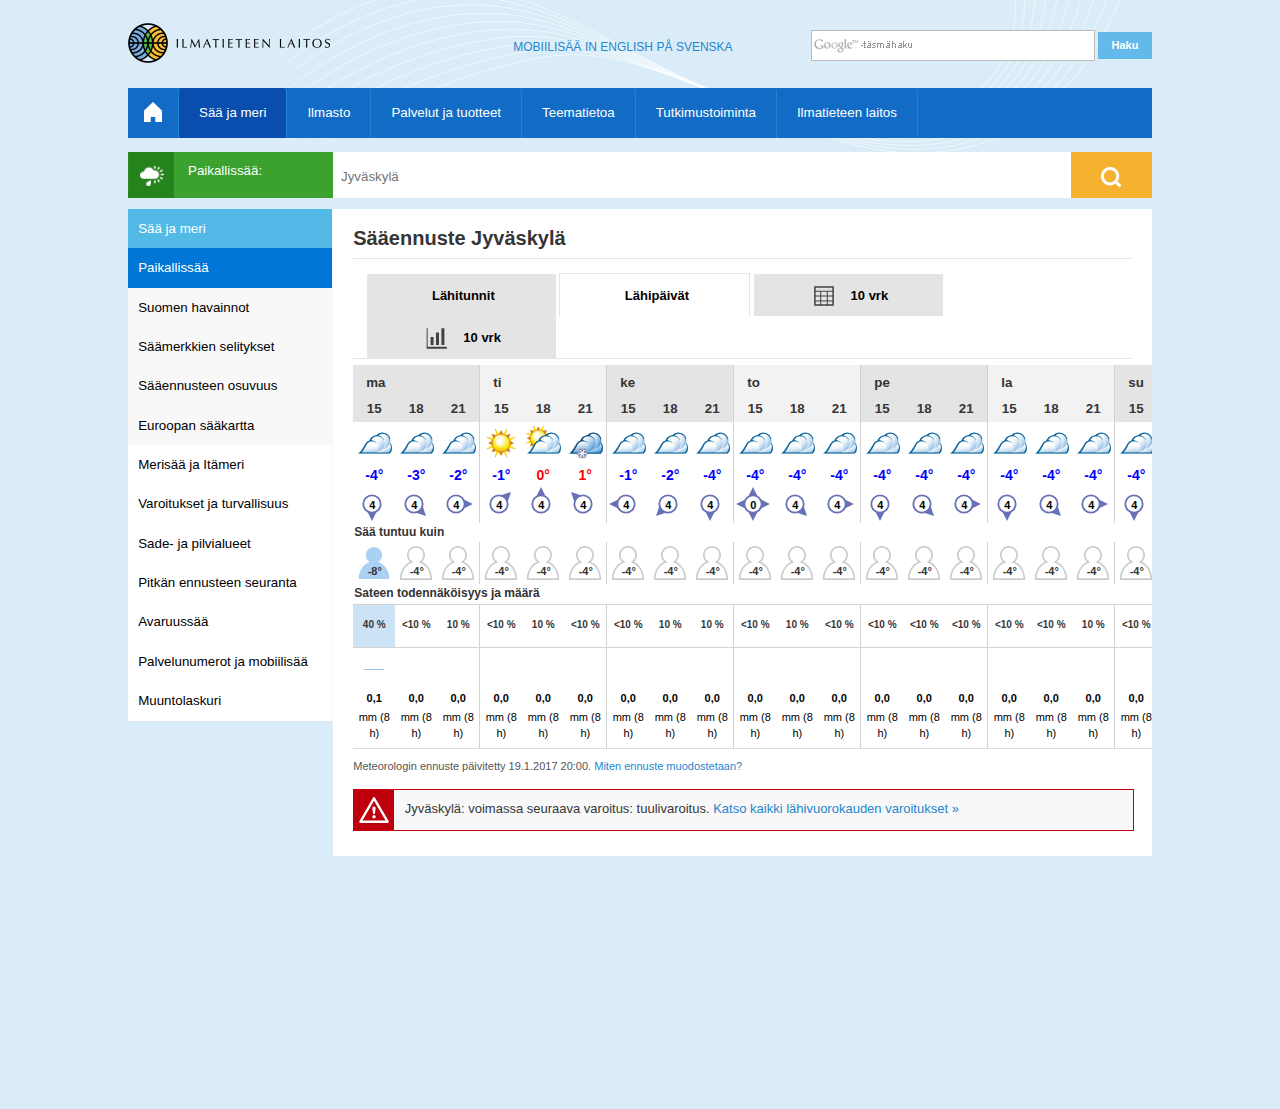
<file: vt1/index.html>
<!doctype html>
<html>
	<head>
		<meta charset="UTF-8">
		<title>Viikkotehtävä 1</title>
		<link href="vt1_style.css" rel="StyleSheet" type="text/css" />
		<link rel="StyleSheet" href="vt1_print.css" type="text/css" media="print" />
	</head>

	<body>
	<div id="banner">
		<div id="rivi">
		<div class="logo">
			<img class="sivun-logo" src="fmi-logo-fi.png" alt="Ilmatieteen laitos" />
		</div>
		<div class="linkkeja">
			<ul>
				<li><span class="fake-link">MOBIILISÄÄ</span></li>
				<li><span class="fake-link">IN ENGLISH</span></li>
				<li><span class="fake-link">PÅ SVENSKA</span></li>
			</ul>
		</div>
		<div class="google-haku">
		
			<form class="google-haku-kaava" accept-charset="utf-8">
			<table class="google-haku-kaava">
				<tbody>
				<tr>
				<td class="haku-input"><input name="google-haku" type="text"></td>
				<td class="haku-nappi"><input name="google-submit" type="button" value="Haku" title="haku"></td>
				</tr>
				</tbody>
			</table>
			</form>
		</div>
		</div>
	</div>
	<header>
		<ul>
		<li class="kotiin"></li>
		<li class="aktiivinen">Sää ja meri</li>
		<li>Ilmasto</li>
		<li>Palvelut ja tuotteet</li>
		<li>Teematietoa</li>
		<li>Tutkimustoiminta</li>
		<li>Ilmatieteen laitos</li>
		</ul>
	</header>
		<div id="haku">
			<div class="tiedot">
				<img src="local-weather-icon.png" alt=""/>
				<label>Paikallissää:</label>
			</div>
			<div class="haku">
				<input name="search" type="text" placeholder="Jyväskylä" />
				<input name="submit" type="submit" value=""/>
			</div>
		</div>
		<nav>
			<ul>
				<li class="header">Sää ja meri</li>
				<li class="subheader">Paikallissää</li>
				<li class="sublist">
					<ul>
						<li>Suomen havainnot</li>
						<li>Säämerkkien selitykset</li>
						<li>Sääennusteen osuvuus</li>
						<li>Euroopan sääkartta</li>
					</ul>
				</li>
				<li>Merisää ja Itämeri</li>
				<li>Varoitukset ja turvallisuus</li>
				<li>Sade- ja pilvialueet</li>
				<li>Pitkän ennusteen seuranta</li>
				<li>Avaruussää</li>
				<li>Palvelunumerot ja mobiilisää</li>
				<li>Muuntolaskuri</li>
			</ul>
		</nav>
		<section id="sisalto">
			<h1>Sääennuste Jyväskylä</h1>
			<ul class="ennuste-menu">
				<li class="ennuste-menu-ensimmainen">
				<span class="ennuste-menu-ikoni"></span>
					Lähitunnit
				</li>
				<li class="ennuste-menu-valittu">
				<span class="ennuste-menu-ikoni"></span>
					Lähipäivät
				</li>
				<li class="ennuste-menu-paivittain">
				<span class="ennuste-menu-ikoni"></span>
					10 vrk
				</li>
				<li class="ennuste-menu-paivittain-lisaa">
				<span class="ennuste-menu-ikoni"></span>
					10 vrk
				</li>
			</ul>
			<table>
				<colgroup>
					<col class="no-border">
					<col class="no-border">
					<col class="border">
					
					<col class="no-border">
					<col class="no-border">
					<col class="border">
					
					<col class="no-border">
					<col class="no-border">
					<col class="border">
					
					<col class="no-border">
					<col class="no-border">
					<col class="border">
					
					<col class="no-border">
					<col class="no-border">
					<col class="border">
					
					<col class="no-border">
					<col class="no-border">
					<col class="border">
					
					<col class="no-border">
					<col class="no-border">
					<col class="no-border">
				</colgroup>
				<tr class="pvm">
					<th colspan="3">ma</th>
					<th colspan="3">ti</th>
					<th colspan="3">ke</th>
					<th colspan="3">to</th>
					<th colspan="3">pe</th>
					<th colspan="3">la</th>
					<th colspan="3">su</th>
					
				</tr>
				<tr class="tunnit">
				<th class="odd-day">15</th>
				<th class="odd-day">18</th>
				<th class="odd-day">21</th>
				
				<th class="even-day">15</th>
				<th class="even-day">18</th>
				<th class="even-day">21</th>
				
				<th class="odd-day">15</th>
				<th class="odd-day">18</th>
				<th class="odd-day">21</th>
				
				<th class="even-day">15</th>
				<th class="even-day">18</th>
				<th class="even-day">21</th>
				
				<th class="odd-day">15</th>
				<th class="odd-day">18</th>
				<th class="odd-day">21</th>
				
				<th class="even-day">15</th>
				<th class="even-day">18</th>
				<th class="even-day">21</th>
				
				<th class="odd-day">15</th>
				<th class="odd-day">18</th>
				<th class="odd-day">21</th>
				</tr>
				<tr class="ennuste-kuvat">
				<td>
					<div class="weather-cloudy" title="Pilvistä"></div>
				</td>
				<td>
					<div class="weather-cloudy" title="Pilvistä"></div>
				</td>
				<td>
					<div class="weather-cloudy" title="Pilvistä"></div>
				</td>
				
				<td>
					<div class="weather-cavok" title="Aurinkoista"></div>
				</td>
				<td>
					<div class="weather-cloudy-broken" title="Puoli pilvistä"></div>
				</td>
				<td>
					<div class="weather-snow" title="Heikkoa lumisadetta"></div>
				</td>
				
				<td>
					<div class="weather-cloudy" title="Pilvistä"></div>
				</td>
				<td>
					<div class="weather-cloudy" title="Pilvistä"></div>
				</td>
				<td>
					<div class="weather-cloudy" title="Pilvistä"></div>
				</td>
				
				<td>
					<div class="weather-cloudy" title="Pilvistä"></div>
				</td>
				<td>
					<div class="weather-cloudy" title="Pilvistä"></div>
				</td>
				<td>
					<div class="weather-cloudy" title="Pilvistä"></div>
				</td>
				
				<td>
					<div class="weather-cloudy" title="Pilvistä"></div>
				</td>
				<td>
					<div class="weather-cloudy" title="Pilvistä"></div>
				</td>
				<td>
					<div class="weather-cloudy" title="Pilvistä"></div>
				</td>
				
				<td>
					<div class="weather-cloudy" title="Pilvistä"></div>
				</td>
				<td>
					<div class="weather-cloudy" title="Pilvistä"></div>
				</td>
				<td>
					<div class="weather-cloudy" title="Pilvistä"></div>
				</td>
				
				<td>
					<div class="weather-cloudy" title="Pilvistä"></div>
				</td>
				<td>
					<div class="weather-cloudy" title="Pilvistä"></div>
				</td>
				<td>
					<div class="weather-cloudy" title="Pilvistä"></div>
				</td>
				
				</tr>
				<tr class="ennuste-lampo">
				<th class="lampo-neg">-4°</th>
				<th class="lampo-neg">-3°</th>
				<th class="lampo-neg">-2°</th>
				
				<th class="lampo-neg">-1°</th>
				<th class="lampo-pos">0°</th>
				<th class="lampo-pos">1°</th>
				
				<th class="lampo-neg">-1°</th>
				<th class="lampo-neg">-2°</th>
				<th class="lampo-neg">-4°</th>
				
				<th class="lampo-neg">-4°</th>
				<th class="lampo-neg">-4°</th>
				<th class="lampo-neg">-4°</th>
				
				<th class="lampo-neg">-4°</th>
				<th class="lampo-neg">-4°</th>
				<th class="lampo-neg">-4°</th>
				
				<th class="lampo-neg">-4°</th>
				<th class="lampo-neg">-4°</th>
				<th class="lampo-neg">-4°</th>
				
				<th class="lampo-neg">-4°</th>
				<th class="lampo-neg">-4°</th>
				<th class="lampo-neg">-4°</th>
				</tr>
				<tr class="ennuste-tuuli">
				<td>
					<div class="wind-n">
						<div class="wind-speed">4</div>
					</div>
				</td>
				<td>
					<div class="wind-nw">
						<div class="wind-speed">4</div>
					</div>
				</td>
				<td>
					<div class="wind-w">
						<div class="wind-speed">4</div>
					</div>
				</td>
				
				<td>
					<div class="wind-sw">
						<div class="wind-speed">4</div>
					</div>
				</td>
				<td>
					<div class="wind-s">
						<div class="wind-speed">4</div>
					</div>
				</td>
				<td>
					<div class="wind-se">
						<div class="wind-speed">4</div>
					</div>
				</td>
				
				<td>
					<div class="wind-e">
						<div class="wind-speed">4</div>
					</div>
				</td>
				<td>
					<div class="wind-ne">
						<div class="wind-speed">4</div>
					</div>
				</td>
				<td>
					<div class="wind-n">
						<div class="wind-speed">4</div>
					</div>
				</td>
				
				<td>
					<div class="wind-c">
						<div class="wind-speed">0</div>
					</div>
				</td>
				<td>
					<div class="wind-nw">
						<div class="wind-speed">4</div>
					</div>
				</td>
				<td>
					<div class="wind-w">
						<div class="wind-speed">4</div>
					</div>
				</td>
				
				<td>
					<div class="wind-n">
						<div class="wind-speed">4</div>
					</div>
				</td>
				<td>
					<div class="wind-nw">
						<div class="wind-speed">4</div>
					</div>
				</td>
				<td>
					<div class="wind-w">
						<div class="wind-speed">4</div>
					</div>
				</td>
				
				<td>
					<div class="wind-n">
						<div class="wind-speed">4</div>
					</div>
				</td>
				<td>
					<div class="wind-nw">
						<div class="wind-speed">4</div>
					</div>
				</td>
				<td>
					<div class="wind-w">
						<div class="wind-speed">4</div>
					</div>
				</td>
				
				<td>
					<div class="wind-n">
						<div class="wind-speed">4</div>
					</div>
				</td>
				<td>
					<div class="wind-nw">
						<div class="wind-speed">4</div>
					</div>
				</td>
				<td>
					<div class="wind-w">
						<div class="wind-speed">4</div>
					</div>
				</td>
				</tr>
				<tr class="valiotsikko"><td colspan="21">Sää tuntuu kuin</td></tr>
				<tr>
					<td>
						<div class="tuntuu-kylmemmalta">
							<div class="tuntuu-teksti">-8°</div>
						</div>
					</td>
					<td>
						<div class="tuntuu-samalta">
							<div class="tuntuu-teksti">-4°</div>
						</div>
					</td>
					<td>
						<div class="tuntuu-samalta">
							<div class="tuntuu-teksti">-4°</div>
						</div>
					</td>
					
					<td>
						<div class="tuntuu-samalta">
							<div class="tuntuu-teksti">-4°</div>
						</div>
					</td>
					<td>
						<div class="tuntuu-samalta">
							<div class="tuntuu-teksti">-4°</div>
						</div>
					</td>
					<td>
						<div class="tuntuu-samalta">
							<div class="tuntuu-teksti">-4°</div>
						</div>
					</td>
					
					<td>
						<div class="tuntuu-samalta">
							<div class="tuntuu-teksti">-4°</div>
						</div>
					</td>
					<td>
						<div class="tuntuu-samalta">
							<div class="tuntuu-teksti">-4°</div>
						</div>
					</td>
					<td>
						<div class="tuntuu-samalta">
							<div class="tuntuu-teksti">-4°</div>
						</div>
					</td>
					
					<td>
						<div class="tuntuu-samalta">
							<div class="tuntuu-teksti">-4°</div>
						</div>
					</td>
					<td>
						<div class="tuntuu-samalta">
							<div class="tuntuu-teksti">-4°</div>
						</div>
					</td>
					<td>
						<div class="tuntuu-samalta">
							<div class="tuntuu-teksti">-4°</div>
						</div>
					</td>
					
					<td>
						<div class="tuntuu-samalta">
							<div class="tuntuu-teksti">-4°</div>
						</div>
					</td>
					<td>
						<div class="tuntuu-samalta">
							<div class="tuntuu-teksti">-4°</div>
						</div>
					</td>
					<td>
						<div class="tuntuu-samalta">
							<div class="tuntuu-teksti">-4°</div>
						</div>
					</td>
					
					<td>
						<div class="tuntuu-samalta">
							<div class="tuntuu-teksti">-4°</div>
						</div>
					</td>
					<td>
						<div class="tuntuu-samalta">
							<div class="tuntuu-teksti">-4°</div>
						</div>
					</td>
					<td>
						<div class="tuntuu-samalta">
							<div class="tuntuu-teksti">-4°</div>
						</div>
					</td>
					
					<td>
						<div class="tuntuu-samalta">
							<div class="tuntuu-teksti">-4°</div>
						</div>
					</td>
					<td>
						<div class="tuntuu-samalta">
							<div class="tuntuu-teksti">-4°</div>
						</div>
					</td>
					<td>
						<div class="tuntuu-samalta">
							<div class="tuntuu-teksti">-4°</div>
						</div>
					</td>
				</tr>
				
				<tr class="valiotsikko">
					<td colspan="21">Sateen todennäköisyys ja määrä</td>
				</tr>
				
				<tr class="sateen-todennakoisyydet">
					<td class="rain-small">
						40 %
					</td>
					<td class="rain-minimal">
						&lt;10 %
					</td>
					<td class="rain-minimal">
						10 %
					</td>
					
					<td class="rain-minimal">
						&lt;10 %
					</td>
					<td class="rain-minimal">
						10 %
					</td>
					<td class="rain-minimal">
						&lt;10 %
					</td>
					
					<td class="rain-minimal">
						&lt;10 %
					</td>
					<td class="rain-minimal">
						10 %
					</td>
					<td class="rain-minimal">
						10 %
					</td>
					
					<td class="rain-minimal">
						&lt;10 %
					</td>
					<td class="rain-minimal">
						10 %
					</td>
					<td class="rain-minimal">
						&lt;10 %
					</td>
					
					<td class="rain-minimal">
						&lt;10 %
					</td>
					<td class="rain-minimal">
						&lt;10 %
					</td>
					<td class="rain-minimal">
						&lt;10 %
					</td>
					
					<td class="rain-minimal">
						&lt;10 %
					</td>
					<td class="rain-minimal">
						&lt;10 %
					</td>
					<td class="rain-minimal">
						10 %
					</td>
					
					<td class="rain-minimal">
						&lt;10 %
					</td>
					<td class="rain-minimal">
						10 %
					</td>
					<td class="rain-minimal">
						&lt;10 %
					</td>
				</tr>
				<tr class="sade-ennustus-palkit">
				<td>
					<div class="bar" style="height: 1px;"></div>
				</td>
				<td></td>
				<td></td>
				
				<td></td>
				<td></td>
				<td></td>
				
				<td></td>
				<td></td>
				<td></td>
				
				<td></td>
				<td></td>
				<td></td>
				
				<td></td>
				<td></td>
				<td></td>
				
				<td></td>
				<td></td>
				<td></td>
				
				<td></td>
				<td></td>
				<td></td>
				</tr>
				
				<tr class="sade-ennustus-yksikot">
				<td>
					<span class="maara">
					0,1
					<span class="yksikot">mm (8 h)</span>
					</span>
				</td>
				<td>
					<span class="maara">
					0,0
					<span class="yksikot">mm (8 h)</span>
					</span>
				</td>
				<td>
					<span class="maara">
					0,0
					<span class="yksikot">mm (8 h)</span>
					</span>
				</td>
				
				<td>
					<span class="maara">
					0,0
					<span class="yksikot">mm (8 h)</span>
					</span>
				</td>
				<td>
					<span class="maara">
					0,0
					<span class="yksikot">mm (8 h)</span>
					</span>
				</td>
				<td>
					<span class="maara">
					0,0
					<span class="yksikot">mm (8 h)</span>
					</span>
				</td>
				
				<td>
					<span class="maara">
					0,0
					<span class="yksikot">mm (8 h)</span>
					</span>
				</td>
				<td>
					<span class="maara">
					0,0
					<span class="yksikot">mm (8 h)</span>
					</span>
				</td>
				<td>
					<span class="maara">
					0,0
					<span class="yksikot">mm (8 h)</span>
					</span>
				</td>
				
				<td>
					<span class="maara">
					0,0
					<span class="yksikot">mm (8 h)</span>
					</span>
				</td>
				<td>
					<span class="maara">
					0,0
					<span class="yksikot">mm (8 h)</span>
					</span>
				</td>
				<td>
					<span class="maara">
					0,0
					<span class="yksikot">mm (8 h)</span>
					</span>
				</td>
				
				<td>
					<span class="maara">
					0,0
					<span class="yksikot">mm (8 h)</span>
					</span>
				</td>
				<td>
					<span class="maara">
					0,0
					<span class="yksikot">mm (8 h)</span>
					</span>
				</td>
				<td>
					<span class="maara">
					0,0
					<span class="yksikot">mm (8 h)</span>
					</span>
				</td>
				
				<td>
					<span class="maara">
					0,0
					<span class="yksikot">mm (8 h)</span>
					</span>
				</td>
				<td>
					<span class="maara">
					0,0
					<span class="yksikot">mm (8 h)</span>
					</span>
				</td>
				<td>
					<span class="maara">
					0,0
					<span class="yksikot">mm (8 h)</span>
					</span>
				</td>
				
				<td>
					<span class="maara">
					0,0
					<span class="yksikot">mm (8 h)</span>
					</span>
				</td>
				<td>
					<span class="maara">
					0,0
					<span class="yksikot">mm (8 h)</span>
					</span>
				</td>
				<td>
					<span class="maara">
					0,0
					<span class="yksikot">mm (8 h)</span>
					</span>
				</td>
				</tr>
			</table>
			
			<div class="info-bottom">
				Meteorologin ennuste päivitetty 19.1.2017 20:00. 
				<span class="fake-link"> Miten ennuste muodostetaan?</span>
			</div>
			<div class="varoitusinfo">
			<div class="varoituslaatikko">
				<div class="varoitusikoni">
				</div>
			</div>
			<div class="varoitusteksti">
				Jyväskylä: voimassa seuraava varoitus: <span class="varoitustyyppi">tuulivaroitus</span>.
				<span class="fake-link">Katso kaikki lähivuorokauden varoitukset&nbsp;»</span>
			</div>
			</div>
		</section>
	</body>

</html>
</file>
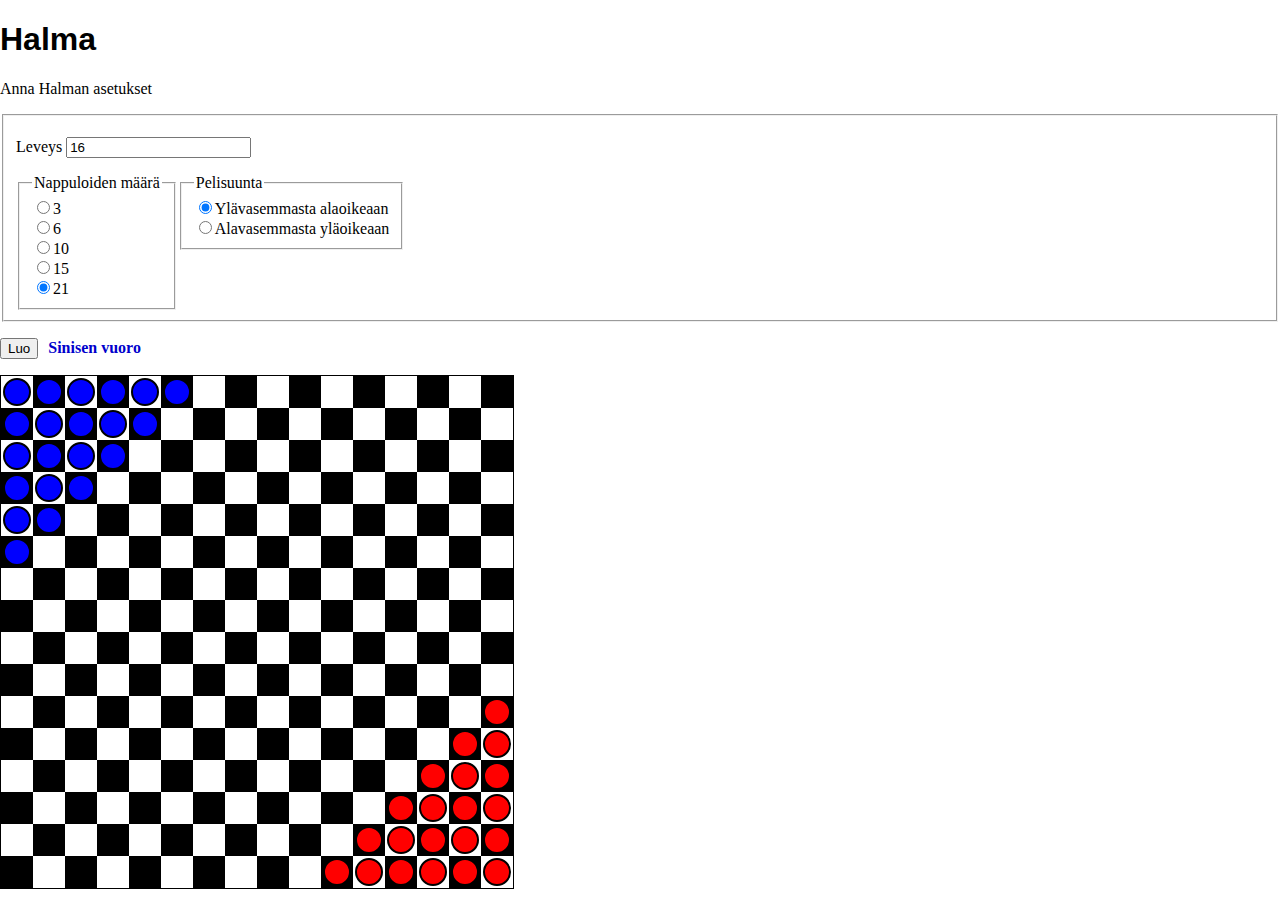
<file: vt2/index.html>
<!DOCTYPE html>
<html>
<head>
<script type="text/javascript" src="vt2.js"></script>
<link rel="StyleSheet" href="tyylit.css" type="text/css" />
<meta charset="utf-8"/>
<title>Ruudukko</title>
</head>
<body>

<h1>Ruudukko</h1>

<p>Kerro luotavan ruudukon koko. Ruudukko on yhtä monta ruutua
leveä kuin korkea. </p>

<form action="#malli" id="ruudukko">
<fieldset>
<p><label>Leveys <input type="text" name="x" /></label></p>
</fieldset>
<p><input id="luo" type="submit" value="Luo" /></p>
</form>

<table>
<tr>
<td><img src="red.svg" alt="red"/></td>
<td><img src="red.svg" alt="red"/></td>
<td></td>
<td></td>
<td></td>
<td></td>
<td><img src="blue.svg" alt="blue"/></td>
<td><img src="blue.svg" alt="blue"/></td>
</tr>
<tr>
<td><img src="red.svg" alt="red"/></td>
<td><img src="red.svg" alt="red"/></td>
<td></td>
<td></td>
<td></td>
<td></td>
<td><img src="blue.svg" alt="blue"/></td>
<td><img src="blue.svg" alt="blue"/></td>
</tr>
<tr>
<td><img src="red.svg" alt="red"/></td>
<td><img src="red.svg" alt="red"/></td>
<td></td>
<td></td>
<td></td>
<td></td>
<td><img src="blue.svg" alt="blue"/></td>
<td><img src="blue.svg" alt="blue"/></td>
</tr>
<tr>
<td><img src="red.svg" alt="red"/></td>
<td><img src="red.svg" alt="red"/></td>
<td></td>
<td></td>
<td></td>
<td></td>
<td><img src="blue.svg" alt="blue"/></td>
<td><img src="blue.svg" alt="blue"/></td>
</tr>
<tr>
<td><img src="red.svg" alt="red"/></td>
<td><img src="red.svg" alt="red"/></td>
<td></td>
<td></td>
<td></td>
<td></td>
<td><img src="blue.svg" alt="blue"/></td>
<td><img src="blue.svg" alt="blue"/></td>
</tr>
<tr>
<td><img src="red.svg" alt="red"/></td>
<td><img src="red.svg" alt="red"/></td>
<td></td>
<td></td>
<td></td>
<td></td>
<td><img src="blue.svg" alt="blue"/></td>
<td><img src="blue.svg" alt="blue"/></td>
</tr>
<tr>
<td><img src="red.svg" alt="red"/></td>
<td><img src="red.svg" alt="red"/></td>
<td></td>
<td></td>
<td></td>
<td></td>
<td><img src="blue.svg" alt="blue"/></td>
<td><img src="blue.svg" alt="blue"/></td>
</tr>
<tr>
<td><img src="red.svg" alt="red"/></td>
<td><img src="red.svg" alt="red"/></td>
<td></td>
<td></td>
<td></td>
<td></td>
<td><img src="blue.svg" alt="blue"/></td>
<td><img src="blue.svg" alt="blue"/></td>
</tr>
</table>

</body>
</html>
</file>
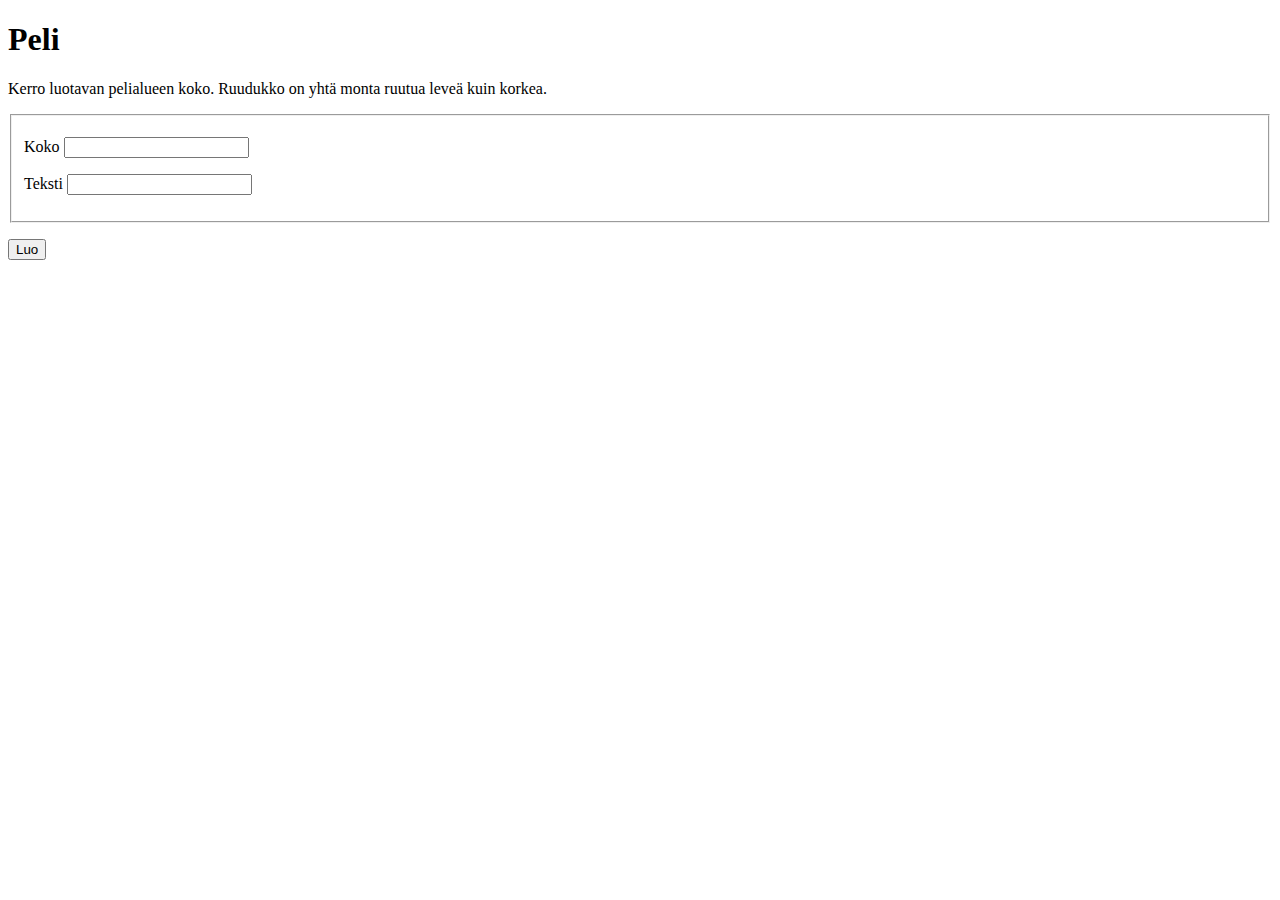
<file: vt3/index.html>
<!DOCTYPE html>
<html>
<head>
<title>Peli</title>
</head>
<body>

<h1>Peli</h1>

<p>Kerro luotavan pelialueen koko. Ruudukko on yhtä monta ruutua
leveä kuin korkea. </p>

<form action="http://users.jyu.fi/~aakaneis/cgi-bin/vt3.cgi" method="get">
<fieldset>
<p><label>Koko <input type="text" name="x" /></label></p>
<p><label>Teksti <input type="text" name="teksti" /></label></p>
</fieldset>
<p><input type="submit" value="Luo" /></p>
</form>

<table>
<!-- tähän tulisi ruudukko -->
</table>

<p><!-- Tähän kirjoitettaisiin lomakkeelle annettu teksti --></p>

</body>
</html>
</file>
<file: vt1/vt1_style.css>
/* VERKKOSIVUN ULKOASU PÖYTÄKONEELLA */
body {
	background-image: url(fmi-brand-element.png);
	background-repeat:no-repeat;
	background-position:top center;
	background-color: #DAECF7;
	width: 80%;
	height: 100%;
	margin-left: 10%;
	margin-right: 10%;
	position: absolute;
	top: 0%;
	bottom: 0%;
	left: 0%;
	right: 0%;
	font-family: "Raleway", Helvetica, sans-serif;
	font-size: 10pt;
	line-height: 1.42857143;
}
/* Linkkien näköisten tekstien muotoilu */
.fake-link {
	color: #2486ce;
}
.fake-link:hover {
	color: #23527c;
	text-decoration: underline;
	cursor: pointer;
}
/* Bannerin muotoilu */
#banner {
	display: inherit;
	position: absolute;
	top: 0;
	left: 0;
	min-height: 70px;
	height: 70px;
	width: 100%;
	overflow: hidden;
}
#banner div.rivi {
	margin: 0;
	padding: 0;
	margin-left: -10px;
    margin-right: -10px;
}
#banner .logo {
	display: inherit;
	margin: 0;
	padding: 0;
	position: relative;
	float: left;
	width: 33.33333333%;
}
#banner .logo img {
	font-family: Roboto,sans-serif;
	font-weight: bold;
	color: #2486ce;
	margin: 15px 0;
	border: 0;
	vertical-align: middle;
}
#banner .logo img:hover {
	cursor: pointer;
}
#banner .linkkeja {
	display: inherit;
	font-family: Roboto,sans-serif;
	font-size: 13px;
	margin: 0;
	padding: 0;
	position: relative;
    min-height: 1px;
	float: left;
	width: 30%;
}
#banner .linkkeja ul {
	padding: 0;
	list-style: none;
	margin: 30px 0 0 0;
	text-align: center;
}
#banner .linkkeja ul li {
	margin: 0;
	padding: 0;
	font-size: 12px;
	text-transform: uppercase;
	white-space: nowrap;
	overflow: hidden;
	text-overflow: ellipsis;
	color: #2486ce;
	display: inline;
}
#banner div.google-haku {
	display: inherit;
	margin: 0;
	padding: 0;
	position: relative;
	float: right;
	width: 33.33333333%;
	margin: 15px 0;
	padding-top: 7px;
}
#banner div.google-haku form.google-haku-kaava {
	font-size: 13px;
	margin-top: 0;
	margin-right: 0;
	margin-bottom: 6px;
	margin-left: 0;
	width: 100%;
	float: right;
}
#banner div.google-haku table.google-haku-kaava {
	border-style: none;
	border-width: 0;
	border-spacing: 0 0;
	width: 100%;
	margin-bottom: 2px;
	vertical-align: middle;
	float: right;
}
#banner div.google-haku td.haku-input {
	vertical-align: middle;
	margin: 0;
	padding: 0;
	padding-right: 12px;
}
#banner div.google-haku td.haku-nappi {
	margin: 0;
	padding: 0;
	width: 1%;
	vertical-align: middle;
}
#banner div.google-haku input[type="text"] {
	color: inherit;
	font: inherit;
	margin: 0;
	font-family: inherit;
	border: 1px solid #BBB;
	padding: 3px 6px;
	width: 99%;
	font-size: 16px;
	outline: medium none;
	background: rgb(255, 255, 255) url("google_custom_search_watermark.gif") no-repeat scroll left center;
}
#banner div.google-haku input[type="button"] {
	font: inherit;
	margin: 0;
	background-color: #63b9e9;
	margin-left: 2px;
	font-family: inherit;
	font-size: 11px;
	color: #fff;
	font-weight: bold;
	padding: 0 8px;
	height: 27px;
	min-width: 54px;
	cursor: pointer;
	border: none;
}
@media all {
	#banner div.google-haku, #banner div.linkkeja {
		display: none;
	}
}
@media all and (min-width: 640px) {
	#banner div.google-haku, #banner div.linkkeja {
		display: inherit;
	}
}

/* HEADER:n muotoilu */

header {
	position: absolute;
	background-color: #126CC5;
	top: 70px;
	left: 0;
	height: 50px;
	width: 100%;
	margin-top: 1%;
	margin-bottom: 1%;
	overflow: hidden;
}

header ul {
	list-style: none;
	position: relative;
	left: 0;
	top: 0;
	margin: 0;
	padding: 0;
}
header li {
	float: left;
	position: relative; 
	display: block;
	border-radius: 4px;
	border-right: 1px solid #2283d0;
	height: 50px;
	padding: 15px 20px 15px 20px;
	color: #FFF;
}
header ul li.aktiivinen {
	position: relative;
	display: block;
	border-radius: 4px;
	height: 50px;
	padding: 15px 20px 15px 20px;
	background-color: #094dae;
	margin-left: 0;
	color: #FFF;
}
header ul li:hover {
	background-color: #0D5CB9;
}
header ul li.kotiin {
	position: relative;
	display: block;
	border-radius: 4px;
	background: url(nav-home.png) no-repeat scroll 0 0;
	width: 50px;
	height: 50px;
	padding: 15px 0 15px 0;
	margin-left: 0;
}
header ul li.kotiin:hover {
	background: url(home-icon-hover.png) no-repeat scroll 0 0;
}
#haku {
	position: absolute;
	top: 120px;
	left: 0;
	right: 0;
	margin-top: 2%;
	margin-bottom: 1%;
	height: 50px;
	width: 100%;
	overflow: hidden;
}
div.tiedot {
	background-color: #3BA22F;
	position: absolute;
	top: 8%;
	bottom: 0%;
	left: 0%;
	right: 80%;
	width: 20%;
	overflow: hidden;
	display: inline;
}
div.haku {
	position: absolute;
	top: 8%;
	bottom: 0%;
	left: 20%;
	right: 0%;
	width: 80%;
	overflow: hidden;
	display: inline;
}
div.tiedot img {
	border: none;
	position: absolute;
	padding: 0%;
	margin: 0%;
	height: 100%;
	left: 0;
	right: 90%;
	top: 0;
	bottom: 0;
}
div.tiedot label {
	position: absolute;
	color: #FFF;
	padding: 4%;
	padding-left: 60px;
	padding-bottom: 8px;
}
div.haku input[type="text"] {
	border: none;
	position: absolute;
	vertical-align: top;
	padding-left: 1%;
	margin: 0;
	top: 0;
	left: 0;
	padding-right: 81px;
	width: 100%;
	height: 100%;
}
div.haku input[type="submit"] {
	background-image: url(local-weather-search-icon-hover.png);
	background-repeat: no-repeat;
	background-size: cover;
	position: absolute;
	vertical-align: top;
	border: none;
	padding: 0;
	margin: 0;
	right: 0;
	width: 81px;
	height: 50px;
}
@media all {
	nav {
		position: absolute;
		bottom: 0%;
		top: 846px;
		left: 0%;
		width: 100%;
		height: 100%;
		overflow: hidden;
	}
}
@media all and (min-width:640px) {
	nav {
		position: absolute;
		top: 170px;
		bottom: 0%;
		left: 0%;
		right: 80%;
		width: 20%;
		padding-top: 3%;
		overflow: hidden;
		height: 100%;
	}
}
nav ul {
	list-style: none;
	position: relative;
	left: 0;
	margin: 0;
	padding: 0;
	border-style: none solid none none;
	border-right-width: 1px;
	border-right-color: #F8F8F8;
}
nav ul li {
	background-color: #FFF;
	position: relative;
	padding: 5%;
	margin: 0%;
}
nav ul li ul{
	list-style: none;
	position: relative;
	padding: 0%;
	margin: 0%;
}
nav ul li ul li {
	background-color: #F8F8F8;
	position: relative;
	padding: 5%;
	margin: 0%;
	left: 0%;
	width: 100%;
}
nav ul li:hover {
	background-color: #0076D6;
	color: #FFF;
	padding: 5%;
	margin: 0%;
}
nav li.header {
	background-color: #53BAE7;
	color: #FFF;
	position: relative;
	padding: 5%;
	margin: 0%;
}
nav li.sublist {
	background-color: #F8F8F8;
	padding: 0%;
	margin: 0%;
}
nav li.sublist:hover {
	background-color: #F8F8F8;
	color: #000;
	padding: 0%;
	margin: 0%;
}
nav li.sublist ul li:hover {
	background-color: #F8F8F8;
	color: #000;
	padding: 5%;
	margin: 0%;
	border-style: none none none solid;
	border-left-width: 5px;
	border-left-color: #2283D0;
}
nav li.header:hover {
	background-color: #53BAE7;
	color: #FFF;
	position: relative;
	padding: 5%;
	margin: 0%;
}
nav li.subheader {
	background-color: #0076D6;
	color: #FFF;
	position: relative;
	padding: 5%;
	margin: 0%;
}
/* varsinaisen sisällön muotoilu */
@media all {
	#sisalto {
	background-color: #FFF;
	position: absolute;
	top: 170px;
	left: 0%;
	right: 0%;
	width: 96%;
	padding: 2%;
	padding-top: 15px;
	padding-bottom: 15px;
	margin-top: 3%;
	overflow: hidden;
}
}
@media all and (min-width: 640px) {
	#sisalto {
	background-color: #FFF;
	position: absolute;
	top: 170px;
	left: 20%;
	right: 0%;
	width: 76%;
	padding: 2%;
	padding-top: 15px;
	padding-bottom: 15px;
	margin-top: 3%;
	overflow: hidden;
}
}
#sisalto h1 {
	font-family: Roboto,sans-serif;
	color: #363636;
	font-size: 20px;
	font-weight: bold;
	margin: 0 0 12px 0;
	padding: 0 0 6px 0;
	border-bottom: 1px solid #e6e6e6;
}
#sisalto .ennuste-menu {
	list-style-type: none;
	border-bottom: 1px solid #e4e4e4;
	margin: 1em 0 .5em 0;
	padding: 0 0 0 1em;
}
#sisalto .ennuste-menu .ennuste-menu-ensimmainen {
	width: 23%;
	display: inline-block;
	background-color: #e4e4e4;
	text-align: center;
	font-size: 13px;
	font-weight: bold;
	color: black;
	padding: 6px .5em 3px .5em;
}
#sisalto .ennuste-menu .ennuste-menu-ensimmainen:hover {
	background-color: #f2f2f2;
	cursor: pointer;
}
#sisalto .ennuste-menu .ennuste-menu-ensimmainen span.ennuste-menu-ikoni {
	display: inline-block;
	height: 32px;
	width: 1px;
	vertical-align: middle;
	margin: 0 0 1px 0;
}
#sisalto .ennuste-menu .ennuste-menu-valittu {
	width: 23%;
	display: inline-block;
	background-color: #e4e4e4;
	text-align: center;
	font-size: 13px;
	font-weight: bold;
	color: black;
	padding: 6px .5em 3px .5em;
	margin-bottom: -1px;
	background-color: #fff;
	border: 1px solid #e4e4e4;
	border-bottom-color: white;
}
#sisalto .ennuste-menu .ennuste-menu-valittu span.ennuste-menu-ikoni {
	display: inline-block;
	height: 32px;
	width: 1px;
	vertical-align: middle;
	margin: 0 0 1px 0;
}
#sisalto .ennuste-menu .ennuste-menu-paivittain {
	width: 23%;
	display: inline-block;
	list-style-type: none;
	background-color: #e4e4e4;
	padding: 0;
	text-align: center;
	font-size: 13px;
	font-weight: bold;
	padding: 6px .5em 3px .5em;
}
#sisalto .ennuste-menu .ennuste-menu-paivittain:hover {
	background-color: #f2f2f2;
	cursor: pointer;
}
#sisalto .ennuste-menu .ennuste-menu-paivittain span.ennuste-menu-ikoni {
	display: inline-block;
	height: 32px;
	vertical-align: middle;
	margin: 0 0 1px 0;
	width: 32px;
	margin-right: .5em;
	background: transparent url("daily-forecast-menu-icon.svg") no-repeat center center;
}
#sisalto .ennuste-menu .ennuste-menu-paivittain-lisaa {
	width: 23%;
	display: inline-block;
	list-style-type: none;
	background-color: #e4e4e4;
	padding: 0;
	text-align: center;
	font-size: 13px;
	font-weight: bold;
	padding: 6px .5em 3px .5em;
}
#sisalto .ennuste-menu .ennuste-menu-paivittain-lisaa:hover {
	background-color: #f2f2f2;
	cursor: pointer;
}
#sisalto .ennuste-menu .ennuste-menu-paivittain-lisaa span.ennuste-menu-ikoni {
	display: inline-block;
	height: 32px;
	vertical-align: middle;
	margin: 0 0 1px 0;
	width: 32px;
	margin-right: .5em;
	background: transparent url("long-forecast-menu-icon.svg") no-repeat center center;
}

#sisalto table,tr,td,th {
	border-style: none;
	border-collapse: collapse;
}
#sisalto table {
	width: 100%;
}
#sisalto col.border {
	border-style: none solid none none;
	border-width: 1px;
	border-color: #D3D3D3;
	border-collapse: collapse;
}
#sisalto tr.valiotsikko {
	font-family: Roboto,sans-serif;
	text-align: left;
	padding: 11px 0 8px 2px;
	font-size: 12px;
	color: #333;
	font-weight: bold;
}
/* Ennusteen päivämääräosion muotoilu */
#sisalto tr.pvm {
	text-align: left;
	color: #333333;
}
#sisalto tr.pvm th:nth-child(even) {
	background-color: #F2F2F2;
	padding: 8px 0 3px 13px;
}
#sisalto tr.pvm th:nth-child(odd) {
	background-color: #E4E4E4;
	padding: 8px 0 3px 13px;
}
#sisalto tr.tunnit th.even-day {
	background-color: #F2F2F2;
	padding: 4px 0;
	color: #363636;
}
#sisalto tr.tunnit th.odd-day {
	background-color: #E4E4E4;
	padding: 4px 0;
	color: #363636;
}

/* Sääikonien muotoilu */
#sisalto div.weather-cloudy {
	background-image: url(weather-cloudy.png);
	background-repeat: no-repeat;
	background-size: cover;
	width:40px;
	height:40px;
}
#sisalto div.weather-snow {
	background-image: url(weather-snow.png);
	background-repeat: no-repeat;
	background-size: cover;
	width:40px;
	height:40px;
}
#sisalto div.weather-cloudy-broken {
	background-image: url(weather-cloudy-broken.png);
	background-repeat: no-repeat;
	background-size: cover;
	width:40px;
	height:40px;
}
#sisalto div.weather-cavok {
	background-image: url(weather-cavok.png);
	background-repeat: no-repeat;
	background-size: cover;
	width:40px;
	height:40px;
}

/* Lämpötilaosion muotoilu, lampo-neg tarkoittaa negatiivista lämpötilaa (<0 C), 
	lampo-pos taas positiivista lämpötilaa (>=0 C) */
#sisalto th.lampo-neg {
	font-size: 14px;
	font-weight: bold;
	font-family: Roboto,sans-serif;
	padding: 1px 0 0 0;
	text-align: center;
	color: #00F;
}
#sisalto th.lampo-pos {
	font-size: 14px;
	font-weight: bold;
	font-family: Roboto,sans-serif;
	padding: 1px 0 0 0;
	text-align: center;
	color: #F00;
}

/* Tuuli-osion muotoilu */
#sisalto div.wind-c {
	background-image: url(C.svg);
	background-repeat: no-repeat;
	background-size: cover;
	width:36px;
	height:36px;
}
#sisalto div.wind-n {
	background-image: url(N.svg);
	background-repeat: no-repeat;
	background-size: cover;
	width:36px;
	height:36px;
}
#sisalto div.wind-ne {
	background-image: url(NE.svg);
	background-repeat: no-repeat;
	background-size: cover;
	width:36px;
	height:36px;
}
#sisalto div.wind-e {
	background-image: url(E.svg);
	background-repeat: no-repeat;
	background-size: cover;
	width:36px;
	height:36px;
}
#sisalto div.wind-se {
	background-image: url(SE.svg);
	background-repeat: no-repeat;
	background-size: cover;
	width:36px;
	height:36px;
}
#sisalto div.wind-s {
	background-image: url(S.svg);
	background-repeat: no-repeat;
	background-size: cover;
	width:36px;
	height:36px;
}
#sisalto div.wind-sw {
	background-image: url(SW.svg);
	background-repeat: no-repeat;
	background-size: cover;
	width:36px;
	height:36px;
}
#sisalto div.wind-w {
	background-image: url(W.svg);
	background-repeat: no-repeat;
	background-size: cover;
	width:36px;
	height:36px;
}
#sisalto div.wind-nw {
	background-image: url(NW.svg);
	background-repeat: no-repeat;
	background-size: cover;
	width:36px;
	height:36px;
}
#sisalto div.wind-speed {
	padding-top: 12px;
	font-family: Roboto,sans-serif;
	font-weight: bold;
	font-size: 11px;
	text-align: center;
}

/* Tuntuu kuin -osion muotoilu */
#sisalto div.tuntuu-teksti {
	font-family: Roboto,sans-serif;
	color: #363636;
	text-align: center;
	padding-top: 21px;
	padding-left: 1px;
	font-weight: bold;
	font-size: 11px;
}
#sisalto div.tuntuu-samalta {
	background-image: url("feels-the-same.svg");
	background-color: transparent;
	background-repeat: no-repeat;
	background-position: 0 0;
	background-size: 40px 40px;
	width: 40px;
	height: 40px;
	margin: 0 auto;
}
#sisalto div.tuntuu-kylmemmalta {
	background-image: url("feels-like-colder.svg");
	background-color: transparent;
	background-repeat: no-repeat;
	background-position: 0 0;
	background-size: 40px 40px;
	width: 40px;
	height: 40px;
	margin: 0 auto;
}

/* Sateen todennäköisyys -osion muotoilu */
#sisalto tr.sateen-todennakoisyydet td.rain-minimal {
	border-top: 1px solid #D3D3D3;
	border-bottom: 1px solid #D3D3D3;
	height: 40px;
	text-align: center;
	font-family: Roboto,sans-serif;
	color: #363636;
	font-size: 10px;
	font-weight: bold;
	white-space: nowrap;
}
#sisalto tr.sateen-todennakoisyydet td.rain-small {
	background-color: #cce2f5;
	border-top: 1px solid #D3D3D3;
	border-bottom: 1px solid #D3D3D3;
	height: 40px;
	text-align: center;
	font-family: Roboto,sans-serif;
	color: #363636;
	font-size: 10px;
	font-weight: bold;
	white-space: nowrap;
}

#sisalto tr.sade-ennustus-palkit {
	height: 40px;
}
#sisalto tr.sade-ennustus-palkit td div.bar {
	width: 20px;
	margin: 5px auto 0 auto;
	background-color: #95c3e9;
}

#sisalto .sade-ennustus-yksikot {
	border-bottom: 1px solid #ddd;
}
#sisalto .sade-ennustus-yksikot td {
	vertical-align: middle;
	text-align: center;
}
#sisalto .sade-ennustus-yksikot .maara {
	box-sizing: border-box;
	text-align: center;
	display: block;
	padding: 3px 0 6px 0;
	font-size: 11px;
	font-weight: bold;
}
#sisalto .sade-ennustus-yksikot .yksikot {
	box-sizing: border-box;
	padding-top: 3px;
	display: block;
	font-weight: normal;
}

/* Varoitus -osion muotoilu */
#sisalto .info-bottom {
	font-size: 11px;
    padding: 10px 0 3px 0;
    color: #555;
}


#sisalto .varoitusinfo {
	width: 100%;
	display: table;
	table-layout: fixed;
	margin: .8em 0;
	background-color: #f8f8f8;
	min-height: 40px;
	border: 1px solid #bd000c;
}
#sisalto .varoituslaatikko {
	background-color: #bd000c;
	display: table-cell;
	vertical-align: middle;
	width: 40px;
}
#sisalto .varoitusikoni {
	width: 40px;
	height: 40px;
	margin: 0 auto;
	background-image: url("warning.svg");
	background-size: 40px 40px;
}
#sisalto .varoitusteksti {
	display: table-cell;
	vertical-align: middle;
	padding: .8em;
	font-family: Roboto,sans-serif;
	font-size: 13px;
	color: #363636;
}
</file>
<file: vt1/vt1_print.css>
/* Tulostuksen muotoilu */
header, nav, #haku, #banner, #sisalto .ennuste-menu {
	display: none;
}
body {
	margin-top: 0.5cm;
	margin-left: 0.5cm;
	margin-right: 0.5cm;
	margin-bottom: 0.5cm;
  
	background-image: url(fmi-brand-element.png);
	background-repeat:no-repeat;
	background-position:top center;
	background-color: #DAECF7;
	font-family: "Raleway", Helvetica, sans-serif;
	font-size: 10pt;
	height: 90%;
	
	overflow: hidden;
}
h1 {
	page-break-after: avoid;
	page-break-inside: avoid;
}
ul {
	page-break-before: avoid;
}
img {
	page-break-inside: avoid;
}
#sisalto {
	background-color: #FFF;
	position: relative;
	overflow: hidden;
	padding: 0;
	margin: 0;
	width: 100%;
	height: 80%;
	top: 0.5cm;
	bottom: 0.5cm;
	left: 0.5cm;
	right: 0.5cm;
}
#sisalto table,tr,td,th {
	border-style: none;
	border-collapse: collapse;
}
#sisalto table {
	width: 100%;
}

#sisalto div.weather-cloudy {
	background-image: url(weather-cloudy.png);
	background-repeat: no-repeat;
	background-size: cover;
	width:30px;
	height:30px;
}
#sisalto div.weather-snow {
	background-image: url(weather-snow.png);
	background-repeat: no-repeat;
	background-size: cover;
	width:30px;
	height:30px;
}
#sisalto div.weather-cloudy-broken {
	background-image: url(weather-cloudy-broken.png);
	background-repeat: no-repeat;
	background-size: cover;
	width:30px;
	height:30px;
}
#sisalto div.weather-cavok {
	background-image: url(weather-cavok.png);
	background-repeat: no-repeat;
	background-size: cover;
	width:30px;
	height:30px;
}

#sisalto div.wind-c {
	background-image: url(C.svg);
	background-repeat: no-repeat;
	background-size: cover;
	width:24px;
	height:24px;
}
#sisalto div.wind-n {
	background-image: url(N.svg);
	background-repeat: no-repeat;
	background-size: cover;
	width:24px;
	height:24px;
}
#sisalto div.wind-ne {
	background-image: url(NE.svg);
	background-repeat: no-repeat;
	background-size: cover;
	width:24px;
	height:24px;
}
#sisalto div.wind-e {
	background-image: url(E.svg);
	background-repeat: no-repeat;
	background-size: cover;
	width:24px;
	height:24px;
}
#sisalto div.wind-se {
	background-image: url(SE.svg);
	background-repeat: no-repeat;
	background-size: cover;
	width:24px;
	height:24px;
}
#sisalto div.wind-s {
	background-image: url(S.svg);
	background-repeat: no-repeat;
	background-size: cover;
	width:24px;
	height:24px;
}
#sisalto div.wind-sw {
	background-image: url(SW.svg);
	background-repeat: no-repeat;
	background-size: cover;
	width:24px;
	height:24px;
}
#sisalto div.wind-w {
	background-image: url(W.svg);
	background-repeat: no-repeat;
	background-size: cover;
	width:24px;
	height:24px;
}
#sisalto div.wind-nw {
	background-image: url(NW.svg);
	background-repeat: no-repeat;
	background-size: cover;
	width:24px;
	height:24px;
}
#sisalto div.wind-speed {
	padding-top: 6px;
	font-family: Roboto,sans-serif;
	font-weight: bold;
	font-size: 11px;
	text-align: center;
}
</file>
<file: vt2/tyylit.css>
html,body {
	min-height: 100%;
	margin:0px;
	padding:0px;
}
table {
	border-style: solid;
	border-width: 1px;
	border-color: #000;
    border-collapse: collapse;
	table-layout: fixed;
}
fieldset fieldset {
	float:left;
}
h1 {
	font-family: helvetica;
}
tr,td {
	border-style: none;
	border-width: 0;
	padding:0px;
	margin:0px;
	overflow: hidden;
	white-space: nowrap;
}
tr:nth-child(even) td:nth-child(even) {
	background-color: #FFF;
}
tr:nth-child(even) td:nth-child(odd) {
	background-color: #000;
}
tr:nth-child(odd) td:nth-child(even) {
	background-color: #000;
}
tr:nth-child(odd) td:nth-child(odd) {
	background-color: #FFF;
}
img {
	display: block;
	margin: auto auto auto auto;
}
#tyyli {
	background-color: #F00;
}
.error {
	background-color: #F00;
}
svg, circle {
	margin: 0;
	padding: 0;
	border-width: 0;
	float: left;
}
span#error_msg.hidden_msg {
	position: relative;
	display: none;
	height: 0px;
}
span#error_msg.visible_msg {
	position: relative;
	display: inherit;
	color: #f00;
}
span#vuorotiedote {
	position: relative;
	display: inline;
	padding-left: 10px;
	font-weight: bold;
}
span#vuorotiedote.turn-blue {
	color: #00c;
}
span#vuorotiedote.turn-red {
	color: #c00;
}
#vuoronvaihto {
	display:inline;
}
#vuoronvaihto.hidden {
	display: none;
}
</file>
